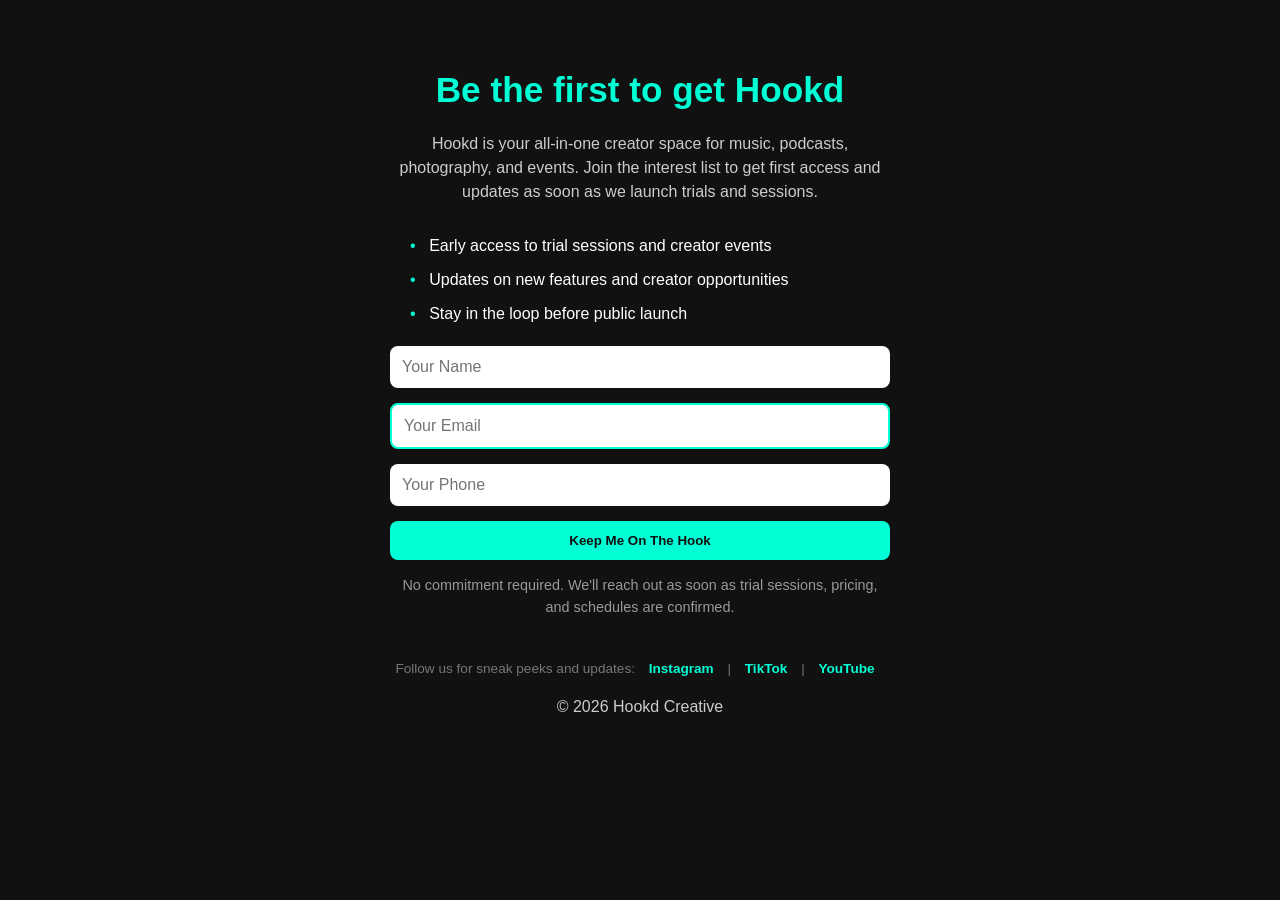
<file: preview.html>
<!DOCTYPE html>
<html lang="en">
<head>
  <meta charset="UTF-8">
  <meta name="viewport" content="width=device-width, initial-scale=1.0">
  <title>Hookd Creative | Interest List</title>
  <style>
    body {
      margin: 0;
      padding: 0;
      font-family: 'Helvetica Neue', Arial, sans-serif;
      background-color: #111;
      color: #fff;
      line-height: 1.5;
      text-align: center;
    }

    .container {
      max-width: 500px;
      margin: 0 auto;
      padding: 40px 20px;
    }

    h1 {
      font-size: 2.2rem;
      color: #00FFD5;
      margin-bottom: 10px;
    }

    p {
      font-size: 1rem;
      color: #ccc;
      margin-bottom: 30px;
    }

    ul {
      text-align: left;
      margin: 20px 0;
      padding-left: 20px;
    }

    ul li {
      margin-bottom: 10px;
      list-style: none;
      position: relative;
      padding-left: 1.2em;
    }

    ul li::before {
      content: "•";
      position: absolute;
      left: 0;
      color: #00FFD5;
    }

    form {
      display: flex;
      flex-direction: column;
      gap: 15px;
      margin-top: 20px;
    }

    input {
      padding: 12px;
      font-size: 1rem;
      border-radius: 8px;
      border: none;
    }

    input[type="email"] {
      border: 2px solid #00FFD5;
    }

    button {
      background-color: #00FFD5;
      color: #111;
      font-weight: bold;
      padding: 12px;
      border-radius: 8px;
      border: none;
      cursor: pointer;
      transition: 0.2s;
    }

    button:hover {
      background-color: #00ccb3;
    }

    .disclaimer {
      margin-top: 15px;
      font-size: 0.9rem;
      color: #999;
    }

    footer {
      margin-top: 40px;
      font-size: 0.85rem;
      color: #777;
    }

    footer a {
      color: #00FFD5;
      margin: 0 10px;
      font-weight: bold;
      text-decoration: none;
    }

  </style>
</head>
<body>
  <div class="container">
    <h1>Be the first to get Hookd</h1>
    <p>Hookd is your all-in-one creator space for music, podcasts, photography, and events. Join the interest list to get first access and updates as soon as we launch trials and sessions.</p>

    <ul>
      <li>Early access to trial sessions and creator events</li>
      <li>Updates on new features and creator opportunities</li>
      <li>Stay in the loop before public launch</li>
    </ul>

    <form id="waitlistForm">
      <input type="text" name="name" placeholder="Your Name" required>
      <input type="email" name="email" placeholder="Your Email" required>
      <input type="tel" name="phone" placeholder="Your Phone">
      <button type="submit">Keep Me On The Hook</button>
    </form>

    <p class="disclaimer">No commitment required. We'll reach out as soon as trial sessions, pricing, and schedules are confirmed.</p>

    <footer>
      <div>
        Follow us for sneak peeks and updates:
        <a href="https://instagram.com/hookdcreative" target="_blank">Instagram</a> |
        <a href="https://tiktok.com/@hookdcreative" target="_blank">TikTok</a> |
        <a href="https://youtube.com/@hookdcreative" target="_blank">YouTube</a>
      </div>
      <p>© 2026 Hookd Creative</p>
    </footer>
  </div>

  <script>
    // Simple demo form submission
    const form = document.getElementById('waitlistForm');
    form.addEventListener('submit', function(e) {
      e.preventDefault();
      alert('Thanks! You are now on the Hookd interest list. We’ll update you soon!');
      form.reset();
    });
  </script>
</body>
</html>
</file>
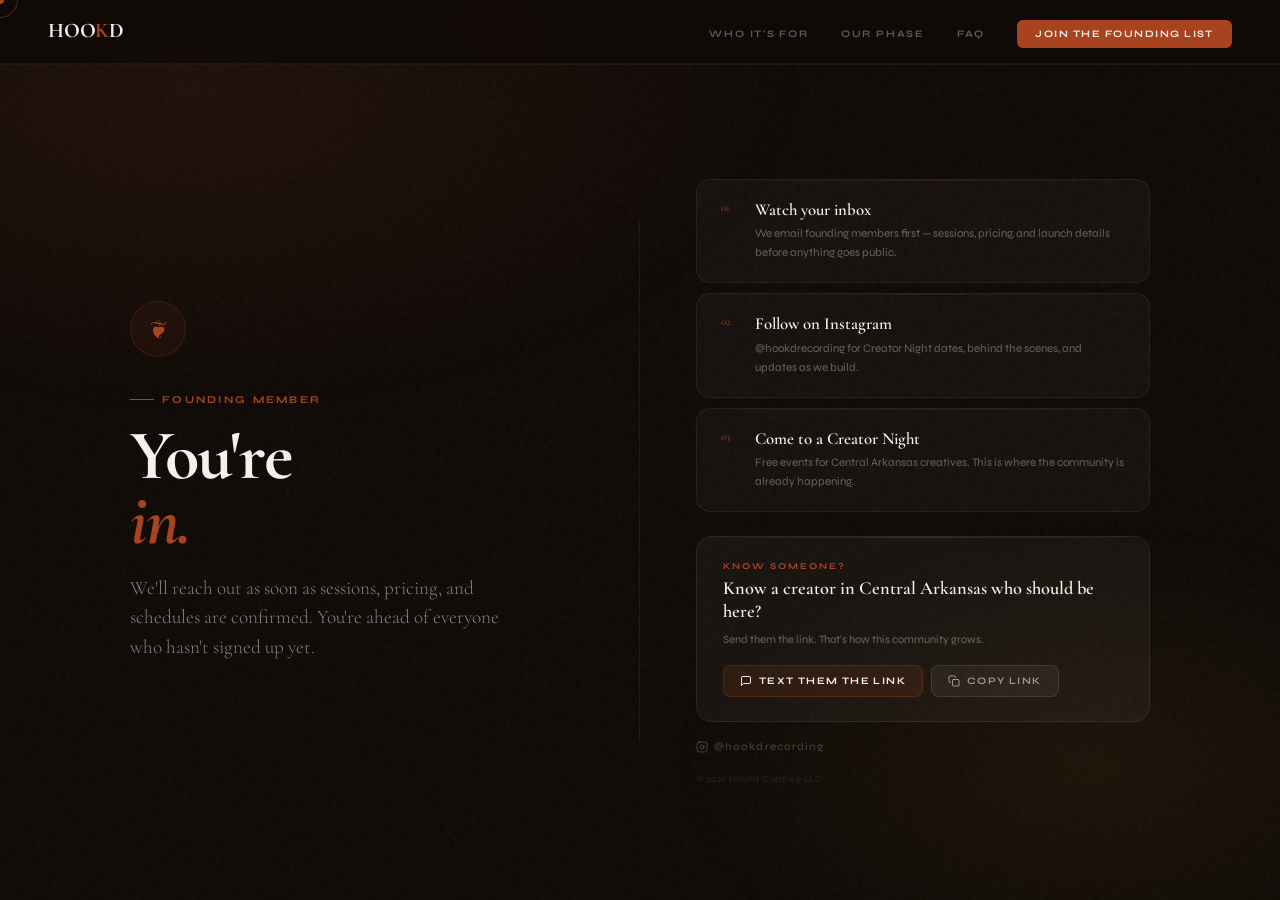
<file: thankyou.html>
<!DOCTYPE html>
<html lang="en">
<head>
  <meta charset="UTF-8">
  <meta name="viewport" content="width=device-width, initial-scale=1.0">
  <title>You're In | Hookd Creative</title>
  <meta property="og:type" content="website">
  <meta property="og:url" content="https://hookdcreative.us/thankyou.html">
  <meta property="og:title" content="You're In | Hookd Creative">
  <meta property="og:description" content="Founding spot secured. You're on the Hookd interest list.">
  <meta property="og:image" content="https://hookdcreative.us/og.png">
  <link rel="preconnect" href="https://fonts.googleapis.com">
  <link rel="preconnect" href="https://fonts.gstatic.com" crossorigin>
  <link href="https://fonts.googleapis.com/css2?family=Cormorant+Garamond:ital,wght@0,300;0,600;0,700;1,300;1,600&family=Syne:wght@400;500;700;800&display=swap" rel="stylesheet">
  <link rel="stylesheet" href="shared.css">
  <style>
    .ty-wrap{position:relative;z-index:2;min-height:calc(100vh - 64px);display:grid;grid-template-columns:1fr 1fr;max-width:1100px;margin:0 auto;padding:0 40px;align-items:center}
    .ty-left{padding:80px 60px 80px 0;border-right:1px solid rgba(247,242,234,0.06)}
    .ty-mark{width:56px;height:56px;border-radius:50%;background:rgba(168,66,31,0.08);border:1px solid rgba(168,66,31,0.25);display:flex;align-items:center;justify-content:center;font-family:'Cormorant Garamond',serif;font-size:1.5rem;color:var(--terra);margin-bottom:28px}
    .ty-tag{display:inline-flex;align-items:center;gap:8px;margin-bottom:18px}
    .ty-tag-line{width:24px;height:1px;background:var(--terra)}
    .ty-tag-text{font-size:0.65rem;font-weight:700;letter-spacing:0.22em;text-transform:uppercase;color:var(--terra)}
    .ty-title{font-family:'Cormorant Garamond',serif;font-size:clamp(3rem,5.5vw,5rem);font-weight:700;line-height:0.92;letter-spacing:-0.02em;color:var(--cream);margin-bottom:20px}
    .ty-title em{font-style:italic;color:var(--terra)}
    .ty-body{font-family:'Cormorant Garamond',serif;font-size:clamp(1rem,1.5vw,1.25rem);font-weight:300;line-height:1.55;color:rgba(247,242,234,0.5);max-width:380px}
    .ty-right{padding:80px 0 80px 56px}
    .next-steps{display:flex;flex-direction:column;gap:10px;margin-bottom:24px}
    .next-step{background:rgba(247,242,234,0.03);border:1px solid rgba(247,242,234,0.06);border-radius:14px;padding:20px 24px;position:relative;overflow:hidden;transition:background 0.2s,border-color 0.2s}
    .next-step::before{content:'';position:absolute;top:0;left:0;right:0;height:1px;background:linear-gradient(90deg,transparent,rgba(168,66,31,0.18),transparent)}
    .next-step:hover{background:rgba(247,242,234,0.05);border-color:rgba(247,242,234,0.09)}
    .next-step-inner{display:flex;gap:16px;align-items:flex-start}
    .next-step-num{font-family:'Cormorant Garamond',serif;font-size:0.7rem;font-weight:600;color:var(--terra);opacity:0.75;min-width:18px;padding-top:1px}
    .next-step-content{flex:1}
    .next-step-title{font-family:'Cormorant Garamond',serif;font-size:1.05rem;font-weight:600;color:var(--cream);margin-bottom:4px;line-height:1.2}
    .next-step-desc{font-size:0.72rem;color:rgba(247,242,234,0.36);line-height:1.65}
    /* CHANGE 12 — referral block softened */
    .referral-block{background:rgba(247,242,234,0.04);border:1px solid rgba(247,242,234,0.08);border-radius:16px;padding:24px 26px;position:relative;overflow:hidden}
    .referral-block::before{content:'';position:absolute;top:0;left:0;right:0;height:1px;background:linear-gradient(90deg,transparent,rgba(168,66,31,0.4),transparent)}
    .referral-label{font-size:0.56rem;font-weight:700;letter-spacing:0.22em;text-transform:uppercase;color:var(--terra);margin-bottom:6px;display:block}
    .referral-title{font-family:'Cormorant Garamond',serif;font-size:1.15rem;font-weight:600;color:var(--cream);margin-bottom:8px;line-height:1.25}
    .referral-body{font-size:0.7rem;color:rgba(247,242,234,0.36);line-height:1.65;margin-bottom:16px}
    .share-row{display:flex;gap:8px;flex-wrap:wrap}
    .share-btn{display:inline-flex;align-items:center;gap:7px;font-family:'Syne',sans-serif;font-size:0.62rem;font-weight:700;letter-spacing:0.14em;text-transform:uppercase;padding:9px 16px;border-radius:8px;text-decoration:none;position:relative;overflow:hidden;cursor:pointer;border:none;transition:transform 0.15s,box-shadow 0.2s,background 0.2s}
    .share-btn:hover{transform:translateY(-1px)}
    .share-btn-sms{background:rgba(168,66,31,0.15);border:1px solid rgba(168,66,31,0.3);color:var(--cream)}
    .share-btn-sms:hover{background:rgba(168,66,31,0.25);box-shadow:0 6px 20px rgba(168,66,31,0.25)}
    .share-btn-copy{background:rgba(247,242,234,0.05);border:1px solid rgba(247,242,234,0.1);color:rgba(247,242,234,0.55)}
    .share-btn-copy:hover{background:rgba(247,242,234,0.09);color:var(--cream)}
    .copy-feedback{font-size:0.58rem;color:var(--terra);margin-top:8px;display:none}
    .ty-ig{display:inline-flex;align-items:center;gap:6px;font-size:0.68rem;font-weight:500;letter-spacing:0.1em;color:rgba(247,242,234,0.22);text-decoration:none;transition:color 0.2s;margin-top:18px}
    .ty-ig:hover{color:rgba(247,242,234,0.52)}
    .ty-ig svg{width:12px;height:12px}
    /* mobile nav */
    .nav-hamburger{display:none;flex-direction:column;justify-content:center;gap:5px;width:36px;height:36px;background:none;border:none;cursor:pointer;padding:4px;flex-shrink:0}
    .nav-hamburger span{display:block;width:100%;height:1.5px;background:rgba(247,242,234,0.6);transition:all 0.3s;transform-origin:center}
    .nav-hamburger.open span:nth-child(1){transform:translateY(6.5px) rotate(45deg)}
    .nav-hamburger.open span:nth-child(2){opacity:0;transform:scaleX(0)}
    .nav-hamburger.open span:nth-child(3){transform:translateY(-6.5px) rotate(-45deg)}
    .nav-drawer{position:fixed;top:64px;left:0;right:0;background:rgba(15,10,7,0.97);backdrop-filter:blur(24px);border-bottom:1px solid rgba(247,242,234,0.07);z-index:499;max-height:0;overflow:hidden;transition:max-height 0.4s cubic-bezier(0.16,1,0.3,1)}
    .nav-drawer.open{max-height:300px}
    .nav-drawer ul{list-style:none;display:flex;flex-direction:column;padding:8px 0 16px}
    .nav-drawer ul li a{display:block;padding:14px 28px;font-size:0.75rem;font-weight:700;letter-spacing:0.18em;text-transform:uppercase;color:rgba(247,242,234,0.45);text-decoration:none;transition:color 0.2s;border-bottom:1px solid rgba(247,242,234,0.04)}
    .nav-drawer ul li:last-child a{border-bottom:none}
    .nav-drawer ul li a:hover{color:var(--cream)}
    .nav-drawer ul li a.nav-cta-drawer{color:var(--terra)}
    @media(max-width:768px){
      .nav-hamburger{display:flex}
      .nav-links{display:none !important}
      .ty-wrap{grid-template-columns:1fr;padding:0 20px;align-items:start}
      .ty-left{padding:44px 0 0;border-right:none;border-bottom:1px solid rgba(247,242,234,0.06);padding-bottom:36px}
      .ty-right{padding:32px 0 56px}
      .share-row{flex-direction:column}
    }
  </style>
</head>
<body>
  <div class="cursor" id="cursor"></div>
  <div class="cursor-ring" id="cursorRing"></div>
  <div class="grain"></div>
  <div class="ambient"></div>

  <nav class="nav">
    <a href="index.html" class="nav-logo">HOO<span class="accent">K</span>D</a>
    <ul class="nav-links">
      <li><a href="who.html" data-short="Who">Who It's For</a></li>
      <li><a href="phase.html" data-short="Phase">Our Phase</a></li>
      <li><a href="faq.html" data-short="FAQ">FAQ</a></li>
      <li><a href="index.html#form" class="nav-cta" data-short="Join">Join the Founding List</a></li>
    </ul>
    <button class="nav-hamburger" id="hamburger" aria-label="Menu">
      <span></span><span></span><span></span>
    </button>
  </nav>

  <div class="nav-drawer" id="navDrawer">
    <ul>
      <li><a href="who.html">Who It's For</a></li>
      <li><a href="phase.html">Our Phase</a></li>
      <li><a href="faq.html">FAQ</a></li>
      <li><a href="index.html#form" class="nav-cta-drawer">Join the Founding List</a></li>
    </ul>
  </div>

  <div class="page-wrap">
    <div class="ty-wrap">
      <div class="ty-left">
        <div class="ty-mark reveal d1">&#10086;</div>
        <div class="ty-tag reveal d1">
          <div class="ty-tag-line"></div>
          <span class="ty-tag-text">Founding member</span>
        </div>
        <h1 class="ty-title reveal d2">You're<br><em>in.</em></h1>
        <!-- CHANGE 7 — position number removed, no contradiction -->
        <p class="ty-body reveal d3">We'll reach out as soon as sessions, pricing, and schedules are confirmed. You're ahead of everyone who hasn't signed up yet.</p>
      </div>

      <div class="ty-right">
        <div class="next-steps reveal d2">
          <div class="next-step">
            <div class="next-step-inner">
              <span class="next-step-num">01</span>
              <div class="next-step-content">
                <p class="next-step-title">Watch your inbox</p>
                <p class="next-step-desc">We email founding members first — sessions, pricing, and launch details before anything goes public.</p>
              </div>
            </div>
          </div>
          <div class="next-step">
            <div class="next-step-inner">
              <span class="next-step-num">02</span>
              <div class="next-step-content">
                <p class="next-step-title">Follow on Instagram</p>
                <p class="next-step-desc">@hookdrecording for Creator Night dates, behind the scenes, and updates as we build.</p>
              </div>
            </div>
          </div>
          <div class="next-step">
            <div class="next-step-inner">
              <span class="next-step-num">03</span>
              <div class="next-step-content">
                <p class="next-step-title">Come to a Creator Night</p>
                <p class="next-step-desc">Free events for Central Arkansas creatives. This is where the community is already happening.</p>
              </div>
            </div>
          </div>
        </div>

        <!-- CHANGE 12 — referral ask softened -->
        <div class="referral-block reveal d3">
          <span class="referral-label">Know someone?</span>
          <p class="referral-title">Know a creator in Central Arkansas who should be here?</p>
          <p class="referral-body">Send them the link. That's how this community grows.</p>
          <div class="share-row">
            <a class="share-btn share-btn-sms" id="smsBtn" href="#">
              <svg width="12" height="12" viewBox="0 0 24 24" fill="none" stroke="currentColor" stroke-width="2" stroke-linecap="round" stroke-linejoin="round"><path d="M21 15a2 2 0 0 1-2 2H7l-4 4V5a2 2 0 0 1 2-2h14a2 2 0 0 1 2 2z"/></svg>
              Text them the link
            </a>
            <button class="share-btn share-btn-copy" id="copyBtn" onclick="copyLink()">
              <svg width="12" height="12" viewBox="0 0 24 24" fill="none" stroke="currentColor" stroke-width="2" stroke-linecap="round" stroke-linejoin="round"><rect x="9" y="9" width="13" height="13" rx="2" ry="2"/><path d="M5 15H4a2 2 0 0 1-2-2V4a2 2 0 0 1 2-2h9a2 2 0 0 1 2 2v1"/></svg>
              Copy link
            </button>
          </div>
          <p class="copy-feedback" id="copyFeedback">Link copied.</p>
        </div>

        <a class="ty-ig reveal d4" href="https://instagram.com/hookdrecording" target="_blank" rel="noopener">
          <svg viewBox="0 0 24 24" fill="none" stroke="currentColor" stroke-width="2" stroke-linecap="round" stroke-linejoin="round">
            <rect x="2" y="2" width="20" height="20" rx="5" ry="5"/>
            <circle cx="12" cy="12" r="4"/>
            <circle cx="17.5" cy="6.5" r="0.5" fill="currentColor" stroke="none"/>
          </svg>
          @hookdrecording
        </a>
        <p class="copyright reveal d5" style="text-align:left;margin-top:16px;">© 2026 Hookd Creative LLC</p>
      </div>
    </div>
  </div>

  <script>
    const hamburger=document.getElementById('hamburger');
    const navDrawer=document.getElementById('navDrawer');
    hamburger.addEventListener('click',()=>{hamburger.classList.toggle('open');navDrawer.classList.toggle('open');});
    navDrawer.querySelectorAll('a').forEach(a=>{a.addEventListener('click',()=>{hamburger.classList.remove('open');navDrawer.classList.remove('open');});});

    const cursor=document.getElementById('cursor'),ring=document.getElementById('cursorRing');
    let mx=0,my=0,rx=0,ry=0;
    document.addEventListener('mousemove',e=>{mx=e.clientX;my=e.clientY;cursor.style.left=mx+'px';cursor.style.top=my+'px';});
    (function tick(){rx+=(mx-rx)*0.12;ry+=(my-ry)*0.12;ring.style.left=rx+'px';ring.style.top=ry+'px';requestAnimationFrame(tick);})();
    document.querySelectorAll('a,button').forEach(el=>{el.addEventListener('mouseenter',()=>ring.classList.add('expanded'));el.addEventListener('mouseleave',()=>ring.classList.remove('expanded'));});

    const SHARE_URL='https://hookdcreative.us';
    const SHARE_MSG='Hey, thought of you. Hookd is building Central Arkansas\'s first dedicated creative space for musicians, photographers, and content creators. Founding list signups are open now, free, no commitment: '+SHARE_URL;
    document.getElementById('smsBtn').href='sms:?body='+encodeURIComponent(SHARE_MSG);

    function copyLink(){
      navigator.clipboard.writeText(SHARE_URL).then(()=>{const fb=document.getElementById('copyFeedback');fb.style.display='block';setTimeout(()=>fb.style.display='none',2500);}).catch(()=>{const tmp=document.createElement('textarea');tmp.value=SHARE_URL;document.body.appendChild(tmp);tmp.select();document.execCommand('copy');document.body.removeChild(tmp);const fb=document.getElementById('copyFeedback');fb.style.display='block';setTimeout(()=>fb.style.display='none',2500);});
    }
  </script>
</body>
</html>
</file>
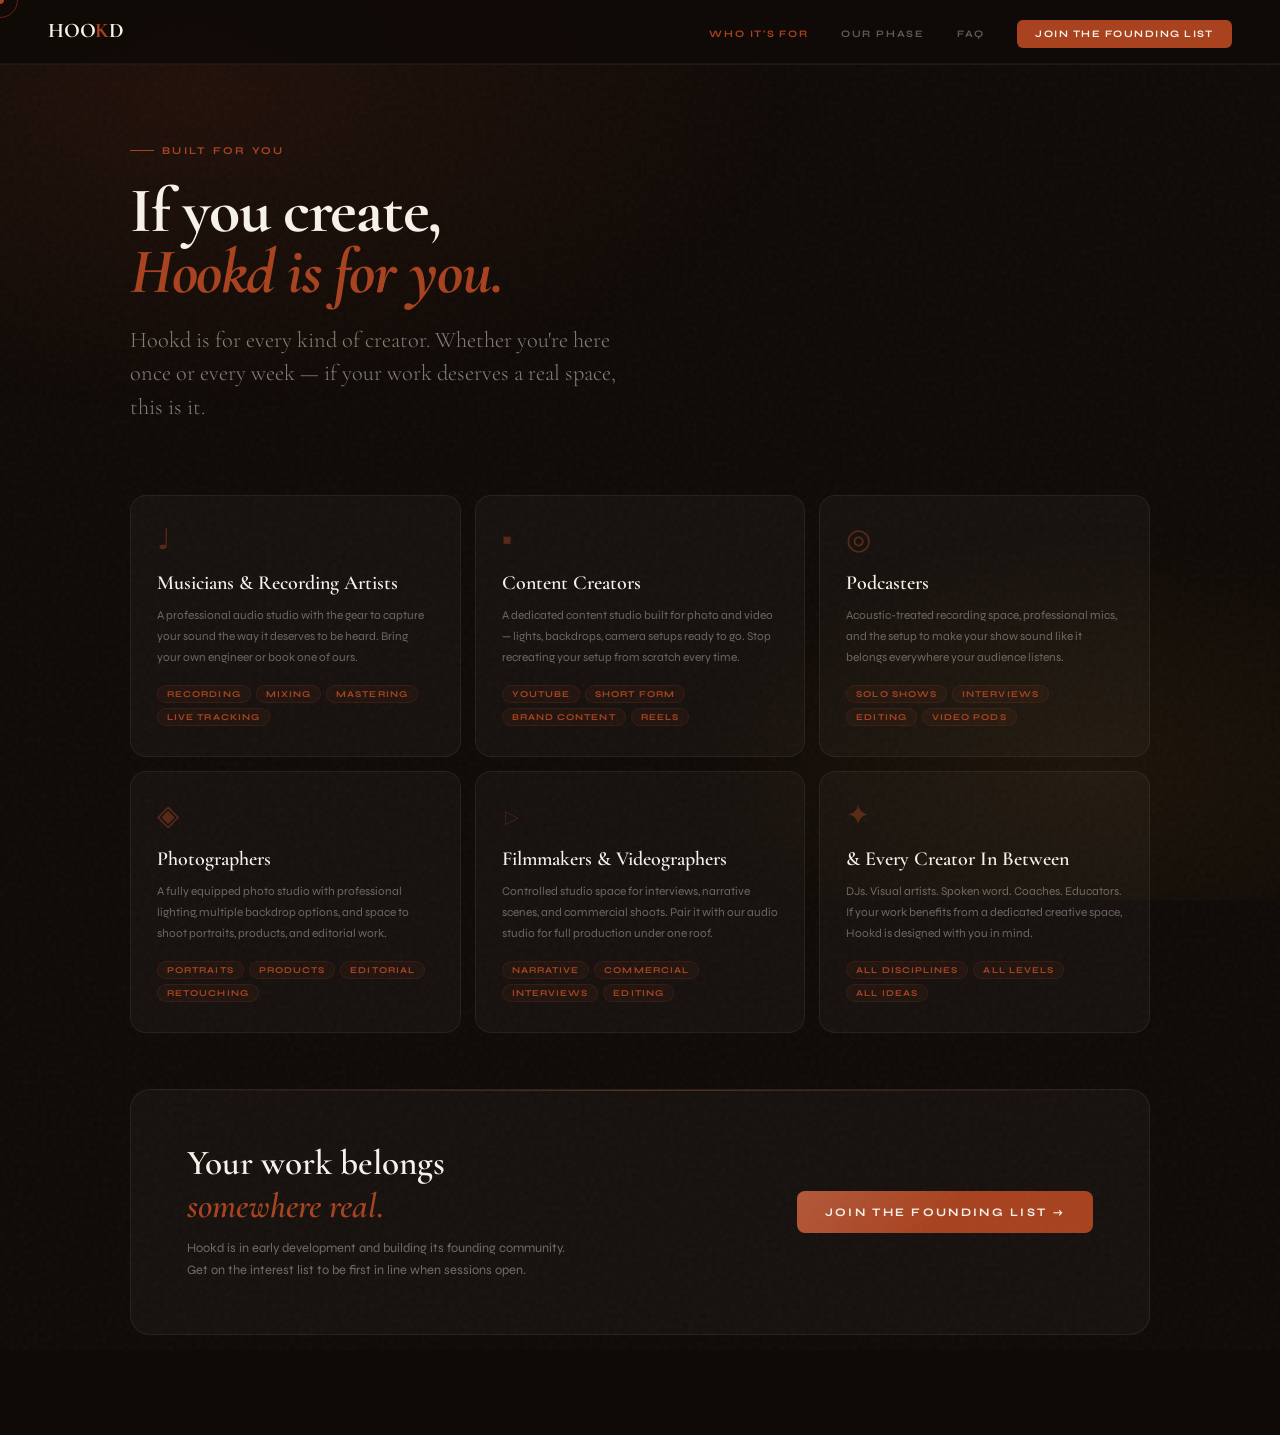
<file: who.html>
<!DOCTYPE html>
<html lang="en">
<head>
  <meta charset="UTF-8">
  <meta name="viewport" content="width=device-width, initial-scale=1.0">
  <title>Who It's For | Hookd Creative</title>
  <meta property="og:type" content="website">
  <meta property="og:url" content="https://hookdcreative.us/who.html">
  <meta property="og:title" content="Who Hookd Is For | Hookd Creative">
  <meta property="og:description" content="Musicians, content creators, podcasters, photographers, filmmakers and more. Hookd is a creative space built for every kind of creator in Central Arkansas.">
  <meta property="og:image" content="https://hookdcreative.us/og.png">
  <link rel="preconnect" href="https://fonts.googleapis.com">
  <link rel="preconnect" href="https://fonts.gstatic.com" crossorigin>
  <link href="https://fonts.googleapis.com/css2?family=Cormorant+Garamond:ital,wght@0,300;0,600;0,700;1,300;1,600&family=Syne:wght@400;500;700;800&display=swap" rel="stylesheet">
  <link rel="stylesheet" href="shared.css">
  <style>
    .inner-page{max-width:1100px;margin:0 auto;padding:72px 40px 100px}
    .pg-header{margin-bottom:72px}
    .pg-header-tag{display:inline-flex;align-items:center;gap:8px;margin-bottom:24px}
    .pg-header-tag-line{width:24px;height:1px;background:var(--terra)}
    .pg-header-tag-text{font-size:0.65rem;font-weight:700;letter-spacing:0.22em;text-transform:uppercase;color:var(--terra)}
    .pg-title{font-family:'Cormorant Garamond',serif;font-size:clamp(2.6rem,5vw,4.2rem);font-weight:700;line-height:0.95;letter-spacing:-0.02em;color:var(--cream);margin-bottom:20px}
    .pg-title em{font-style:italic;color:var(--terra)}
    .pg-sub{font-family:'Cormorant Garamond',serif;font-size:clamp(1.1rem,1.8vw,1.4rem);font-weight:300;line-height:1.5;color:rgba(247,242,234,0.5);max-width:520px}
    .creator-grid{display:grid;grid-template-columns:repeat(3,1fr);gap:14px;margin-bottom:56px}
    .creator-card{background:rgba(247,242,234,0.03);border:1px solid rgba(247,242,234,0.06);border-radius:16px;padding:30px 26px;position:relative;overflow:hidden;transition:background 0.25s,border-color 0.25s,transform 0.25s;cursor:none}
    .creator-card::before{content:'';position:absolute;top:0;left:0;right:0;height:1px;background:linear-gradient(90deg,transparent,rgba(168,66,31,0.2),transparent);opacity:0;transition:opacity 0.25s}
    .creator-card:hover{background:rgba(247,242,234,0.05);border-color:rgba(247,242,234,0.1);transform:translateY(-3px)}
    .creator-card:hover::before{opacity:1}
    .creator-glyph{font-family:'Cormorant Garamond',serif;font-size:1.8rem;color:var(--terra);opacity:0.45;margin-bottom:16px;line-height:1;display:block}
    .creator-type{font-family:'Cormorant Garamond',serif;font-size:1.25rem;font-weight:600;color:var(--cream);margin-bottom:10px;line-height:1.2}
    .creator-desc{font-size:0.74rem;font-weight:400;color:rgba(247,242,234,0.38);line-height:1.75;margin-bottom:18px}
    .creator-tags{display:flex;flex-wrap:wrap;gap:5px}
    .creator-tag{font-size:0.56rem;font-weight:700;letter-spacing:0.12em;text-transform:uppercase;color:var(--terra);background:rgba(168,66,31,0.08);border:1px solid rgba(168,66,31,0.16);border-radius:100px;padding:3px 9px}
    .open-door{background:rgba(247,242,234,0.03);border:1px solid rgba(247,242,234,0.07);border-radius:20px;padding:52px 56px;position:relative;overflow:hidden;display:grid;grid-template-columns:1fr auto;align-items:center;gap:40px}
    .open-door::before{content:'';position:absolute;top:0;left:0;right:0;height:1px;background:linear-gradient(90deg,transparent,rgba(168,66,31,0.5),transparent)}
    .open-door-text h2{font-family:'Cormorant Garamond',serif;font-size:clamp(1.6rem,3vw,2.2rem);font-weight:600;color:var(--cream);line-height:1.2;margin-bottom:10px}
    .open-door-text h2 em{font-style:italic;color:var(--terra)}
    .open-door-text p{font-size:0.8rem;color:rgba(247,242,234,0.4);line-height:1.75;max-width:400px}
    .nav-hamburger{display:none;flex-direction:column;justify-content:center;gap:5px;width:36px;height:36px;background:none;border:none;cursor:pointer;padding:4px;flex-shrink:0}
    .nav-hamburger span{display:block;width:100%;height:1.5px;background:rgba(247,242,234,0.6);transition:all 0.3s cubic-bezier(0.16,1,0.3,1);transform-origin:center}
    .nav-hamburger.open span:nth-child(1){transform:translateY(6.5px) rotate(45deg)}
    .nav-hamburger.open span:nth-child(2){opacity:0;transform:scaleX(0)}
    .nav-hamburger.open span:nth-child(3){transform:translateY(-6.5px) rotate(-45deg)}
    .nav-drawer{position:fixed;top:64px;left:0;right:0;background:rgba(15,10,7,0.97);backdrop-filter:blur(24px);-webkit-backdrop-filter:blur(24px);border-bottom:1px solid rgba(247,242,234,0.07);z-index:499;max-height:0;overflow:hidden;transition:max-height 0.4s cubic-bezier(0.16,1,0.3,1)}
    .nav-drawer.open{max-height:300px}
    .nav-drawer ul{list-style:none;display:flex;flex-direction:column;padding:8px 0 16px}
    .nav-drawer ul li a{display:block;padding:14px 28px;font-size:0.75rem;font-weight:700;letter-spacing:0.18em;text-transform:uppercase;color:rgba(247,242,234,0.45);text-decoration:none;transition:color 0.2s,background 0.2s;border-bottom:1px solid rgba(247,242,234,0.04)}
    .nav-drawer ul li:last-child a{border-bottom:none}
    .nav-drawer ul li a:hover{color:var(--cream);background:rgba(247,242,234,0.03)}
    .nav-drawer ul li a.nav-cta-drawer{color:var(--terra)}
    @media(max-width:900px){.creator-grid{grid-template-columns:repeat(2,1fr)}}
    @media(max-width:768px){.nav-hamburger{display:flex}.nav-links{display:none !important}.inner-page{padding:60px 20px 80px}.open-door{grid-template-columns:1fr;padding:36px 28px}body{cursor:auto}.cursor,.cursor-ring{display:none}}
    @media(max-width:600px){.creator-grid{grid-template-columns:1fr}}
  </style>
</head>
<body>
  <div class="cursor" id="cursor"></div>
  <div class="cursor-ring" id="cursorRing"></div>
  <div class="grain"></div>
  <div class="ambient"></div>
  <nav class="nav">
    <a href="index.html" class="nav-logo">HOO<span class="accent">K</span>D</a>
    <ul class="nav-links">
      <li><a href="who.html" class="active" data-short="Who">Who It's For</a></li>
      <li><a href="phase.html" data-short="Phase">Our Phase</a></li>
      <li><a href="faq.html" data-short="FAQ">FAQ</a></li>
      <li><a href="index.html#form" class="nav-cta" data-short="Join">Join the Founding List</a></li>
    </ul>
    <button class="nav-hamburger" id="hamburger" aria-label="Menu">
      <span></span><span></span><span></span>
    </button>
  </nav>
  <div class="nav-drawer" id="navDrawer">
    <ul>
      <li><a href="who.html">Who It's For</a></li>
      <li><a href="phase.html">Our Phase</a></li>
      <li><a href="faq.html">FAQ</a></li>
      <li><a href="index.html#form" class="nav-cta-drawer">Join the Founding List</a></li>
    </ul>
  </div>
  <div class="page-wrap">
    <div class="inner-page">
      <div class="pg-header reveal d1">
        <div class="pg-header-tag"><div class="pg-header-tag-line"></div><span class="pg-header-tag-text">Built for you</span></div>
        <h1 class="pg-title">If you create,<br><em>Hookd is for you.</em></h1>
        <p class="pg-sub">Hookd is for every kind of creator. Whether you're here once or every week — if your work deserves a real space, this is it.</p>
      </div>
      <div class="creator-grid">
        <div class="creator-card reveal d1">
          <span class="creator-glyph">♩</span>
          <h3 class="creator-type">Musicians & Recording Artists</h3>
          <p class="creator-desc">A professional audio studio with the gear to capture your sound the way it deserves to be heard. Bring your own engineer or book one of ours.</p>
          <div class="creator-tags"><span class="creator-tag">Recording</span><span class="creator-tag">Mixing</span><span class="creator-tag">Mastering</span><span class="creator-tag">Live Tracking</span></div>
        </div>
        <div class="creator-card reveal d2">
          <span class="creator-glyph">▪</span>
          <h3 class="creator-type">Content Creators</h3>
          <p class="creator-desc">A dedicated content studio built for photo and video — lights, backdrops, camera setups ready to go. Stop recreating your setup from scratch every time.</p>
          <div class="creator-tags"><span class="creator-tag">YouTube</span><span class="creator-tag">Short Form</span><span class="creator-tag">Brand Content</span><span class="creator-tag">Reels</span></div>
        </div>
        <div class="creator-card reveal d3">
          <span class="creator-glyph">◎</span>
          <h3 class="creator-type">Podcasters</h3>
          <p class="creator-desc">Acoustic-treated recording space, professional mics, and the setup to make your show sound like it belongs everywhere your audience listens.</p>
          <div class="creator-tags"><span class="creator-tag">Solo Shows</span><span class="creator-tag">Interviews</span><span class="creator-tag">Editing</span><span class="creator-tag">Video Pods</span></div>
        </div>
        <div class="creator-card reveal d4">
          <span class="creator-glyph">◈</span>
          <h3 class="creator-type">Photographers</h3>
          <p class="creator-desc">A fully equipped photo studio with professional lighting, multiple backdrop options, and space to shoot portraits, products, and editorial work.</p>
          <div class="creator-tags"><span class="creator-tag">Portraits</span><span class="creator-tag">Products</span><span class="creator-tag">Editorial</span><span class="creator-tag">Retouching</span></div>
        </div>
        <div class="creator-card reveal d5">
          <span class="creator-glyph">▷</span>
          <h3 class="creator-type">Filmmakers & Videographers</h3>
          <p class="creator-desc">Controlled studio space for interviews, narrative scenes, and commercial shoots. Pair it with our audio studio for full production under one roof.</p>
          <div class="creator-tags"><span class="creator-tag">Narrative</span><span class="creator-tag">Commercial</span><span class="creator-tag">Interviews</span><span class="creator-tag">Editing</span></div>
        </div>
        <div class="creator-card reveal d6">
          <span class="creator-glyph">✦</span>
          <h3 class="creator-type">& Every Creator In Between</h3>
          <p class="creator-desc">DJs. Visual artists. Spoken word. Coaches. Educators. If your work benefits from a dedicated creative space, Hookd is designed with you in mind.</p>
          <div class="creator-tags"><span class="creator-tag">All Disciplines</span><span class="creator-tag">All Levels</span><span class="creator-tag">All Ideas</span></div>
        </div>
      </div>
      <div class="open-door reveal d4">
        <div class="open-door-text">
          <h2>Your work belongs<br><em>somewhere real.</em></h2>
          <p>Hookd is in early development and building its founding community. Get on the interest list to be first in line when sessions open.</p>
        </div>
        <a href="index.html#form" class="btn"><span>Join the Founding List →</span></a>
      </div>
    </div>
  </div>
  <script>
    const hamburger=document.getElementById('hamburger');const navDrawer=document.getElementById('navDrawer');hamburger.addEventListener('click',()=>{hamburger.classList.toggle('open');navDrawer.classList.toggle('open');});navDrawer.querySelectorAll('a').forEach(a=>{a.addEventListener('click',()=>{hamburger.classList.remove('open');navDrawer.classList.remove('open');});});
    const cursor=document.getElementById('cursor'),ring=document.getElementById('cursorRing');
    let mx=0,my=0,rx=0,ry=0;
    document.addEventListener('mousemove',e=>{mx=e.clientX;my=e.clientY;cursor.style.left=mx+'px';cursor.style.top=my+'px';});
    (function a(){rx+=(mx-rx)*0.12;ry+=(my-ry)*0.12;ring.style.left=rx+'px';ring.style.top=ry+'px';requestAnimationFrame(a);})();
    document.querySelectorAll('a,.creator-card').forEach(el=>{el.addEventListener('mouseenter',()=>ring.classList.add('expanded'));el.addEventListener('mouseleave',()=>ring.classList.remove('expanded'));});
  </script>
</body>
</html>
</file>
<file: shared.css>
@import url('https://fonts.googleapis.com/css2?family=Cormorant+Garamond:ital,wght@0,300;0,600;0,700;1,300;1,600&family=Syne:wght@400;500;700;800&display=swap');

:root {
  --ink: #0f0a07;
  --cream: #f7f2ea;
  --terra: #a8421f;
  --terra-bright: #c4532e;
  --terra-dim: #7a3018;
  --gold: #c8972a;
  --gold-pale: #e8d4a0;
}

*, *::before, *::after { box-sizing: border-box; margin: 0; padding: 0; }
html { scroll-behavior: smooth; }

body {
  font-family: 'Syne', sans-serif;
  background: var(--ink);
  color: var(--cream);
  min-height: 100vh;
  overflow-x: hidden;
  cursor: none;
}

/* ── CURSOR ── */
.cursor {
  position: fixed; width: 8px; height: 8px;
  background: var(--terra); border-radius: 50%;
  pointer-events: none; z-index: 9999;
  transform: translate(-50%, -50%);
}
.cursor-ring {
  position: fixed; width: 36px; height: 36px;
  border: 1px solid rgba(168,66,31,0.5); border-radius: 50%;
  pointer-events: none; z-index: 9998;
  transform: translate(-50%, -50%);
  transition: width 0.3s, height 0.3s, border-color 0.3s;
}
.cursor-ring.expanded { width: 56px; height: 56px; border-color: rgba(168,66,31,0.9); }

/* ── GRAIN ── */
.grain {
  position: fixed; inset: -50%; width: 200%; height: 200%;
  background-image: url("data:image/svg+xml,%3Csvg viewBox='0 0 512 512' xmlns='http://www.w3.org/2000/svg'%3E%3Cfilter id='n'%3E%3CfeTurbulence type='fractalNoise' baseFrequency='0.75' numOctaves='4' stitchTiles='stitch'/%3E%3C/filter%3E%3Crect width='100%25' height='100%25' filter='url(%23n)' opacity='1'/%3E%3C/svg%3E");
  opacity: 0.035; pointer-events: none; z-index: 100;
  animation: grainAnim 0.5s steps(2) infinite;
}
@keyframes grainAnim {
  0%   { transform: translate(0,0); }   25%  { transform: translate(-2%,-3%); }
  50%  { transform: translate(3%,1%); } 75%  { transform: translate(-1%,4%); }
  100% { transform: translate(2%,-2%); }
}

/* ── AMBIENT LIGHT ── */
.ambient {
  position: fixed; inset: 0; pointer-events: none; z-index: 1;
  background:
    radial-gradient(ellipse 80% 60% at 15% 10%, rgba(168,66,31,0.12) 0%, transparent 60%),
    radial-gradient(ellipse 60% 50% at 85% 85%, rgba(200,151,42,0.07) 0%, transparent 55%);
}

/* ── NAV ── */
.nav {
  position: fixed; top: 0; left: 0; right: 0; z-index: 500;
  display: flex; align-items: center; justify-content: space-between;
  padding: 0 48px; height: 64px;
  background: rgba(15,10,7,0.88);
  backdrop-filter: blur(20px); -webkit-backdrop-filter: blur(20px);
  border-bottom: 1px solid rgba(247,242,234,0.05);
}
.nav-logo {
  font-family: 'Cormorant Garamond', serif;
  font-size: 1.3rem; font-weight: 700;
  letter-spacing: -0.01em; color: var(--cream);
  text-decoration: none; line-height: 1;
}
.nav-logo .accent { color: var(--terra); }
.nav-links { display: flex; align-items: center; gap: 32px; list-style: none; }
.nav-links a {
  font-size: 0.62rem; font-weight: 700;
  letter-spacing: 0.18em; text-transform: uppercase;
  color: rgba(247,242,234,0.35); text-decoration: none;
  transition: color 0.2s;
}
.nav-links a:hover { color: rgba(247,242,234,0.7); }
.nav-links a.active { color: var(--terra); }
.nav-cta {
  background: var(--terra) !important; color: var(--cream) !important;
  padding: 8px 18px !important; border-radius: 6px;
  letter-spacing: 0.15em !important;
  white-space: nowrap;
  transition: background 0.2s, transform 0.15s !important;
}
.nav-cta:hover { background: var(--terra-bright) !important; transform: translateY(-1px); }

/* ── ANIMATIONS ── */
@keyframes reveal {
  from { opacity: 0; transform: translateY(18px); }
  to   { opacity: 1; transform: translateY(0); }
}
.reveal { opacity: 0; animation: reveal 0.9s cubic-bezier(0.16,1,0.3,1) forwards; }
.d1 { animation-delay: 0.1s; } .d2 { animation-delay: 0.2s; }
.d3 { animation-delay: 0.3s; } .d4 { animation-delay: 0.4s; }
.d5 { animation-delay: 0.5s; } .d6 { animation-delay: 0.6s; }
.d7 { animation-delay: 0.7s; }

/* ── SHARED SECTION ELEMENTS ── */
.eyebrow {
  font-size: 0.6rem; font-weight: 700;
  letter-spacing: 0.25em; text-transform: uppercase;
  color: var(--terra); display: block; margin-bottom: 8px;
}
.section-rule {
  display: flex; align-items: center; gap: 12px; margin-bottom: 16px;
}
.section-rule-line { height: 1px; flex: 1; background: linear-gradient(90deg, rgba(168,66,31,0.3), transparent); }
.section-rule-line.flip { background: linear-gradient(90deg, transparent, rgba(168,66,31,0.3)); }
.section-rule-label {
  font-size: 0.56rem; font-weight: 700; letter-spacing: 0.25em;
  text-transform: uppercase; color: rgba(247,242,234,0.2);
}

/* card shell used across pages */
.card {
  background: rgba(247,242,234,0.03);
  border: 1px solid rgba(247,242,234,0.07);
  border-radius: 16px;
  position: relative; overflow: hidden;
  transition: background 0.2s, border-color 0.2s;
}
.card::before {
  content: ''; position: absolute; top: 0; left: 0; right: 0; height: 1px;
  background: linear-gradient(90deg, transparent, rgba(168,66,31,0.25), transparent);
}
.card:hover { background: rgba(247,242,234,0.05); border-color: rgba(247,242,234,0.1); }

/* cta button */
.btn {
  display: inline-flex; align-items: center; gap: 10px;
  background: var(--terra); color: var(--cream);
  font-family: 'Syne', sans-serif; font-size: 0.72rem; font-weight: 700;
  letter-spacing: 0.2em; text-transform: uppercase;
  padding: 14px 28px; border-radius: 8px; border: none;
  text-decoration: none; cursor: none;
  position: relative; overflow: hidden;
  transition: background 0.25s, transform 0.15s, box-shadow 0.25s;
}
.btn::before {
  content: ''; position: absolute; inset: 0;
  background: linear-gradient(135deg, rgba(255,255,255,0.12) 0%, transparent 50%);
}
.btn span { position: relative; z-index: 1; }
.btn:hover { background: var(--terra-bright); transform: translateY(-2px); box-shadow: 0 12px 32px rgba(168,66,31,0.4); }
.btn:active { transform: translateY(0); }

/* page wrapper */
.page-wrap { position: relative; z-index: 2; padding-top: 64px; }

/* ig footer */
.site-footer { padding: 32px 0 40px; text-align: center; }
.ig-link {
  display: inline-flex; align-items: center; gap: 7px;
  font-size: 0.7rem; font-weight: 500; letter-spacing: 0.1em;
  color: rgba(247,242,234,0.3); text-decoration: none; transition: color 0.2s;
}
.ig-link:hover { color: rgba(247,242,234,0.65); }
.ig-link svg { width: 13px; height: 13px; }
.copyright { margin-top: 8px; font-size: 0.6rem; color: rgba(247,242,234,0.1); letter-spacing: 0.05em; }

/* ── MOBILE ── */
@media (max-width: 768px) {
  body { cursor: auto; }
  .cursor, .cursor-ring { display: none; }
  .nav { padding: 0 20px; }
  .nav-links { gap: 16px; }
  .nav-links a { font-size: 0.58rem; }
}
@media (max-width: 520px) {
  .nav-links { gap: 10px; }
  .nav-links a { font-size: 0.5rem; letter-spacing: 0.1em; }
  .nav-cta { padding: 6px 12px !important; }
  /* swap to short labels */
  .nav-links a[data-short] { font-size: 0; }
  .nav-links a[data-short]::after { content: attr(data-short); font-size: 0.58rem; letter-spacing: 0.12em; }
}
</file>
